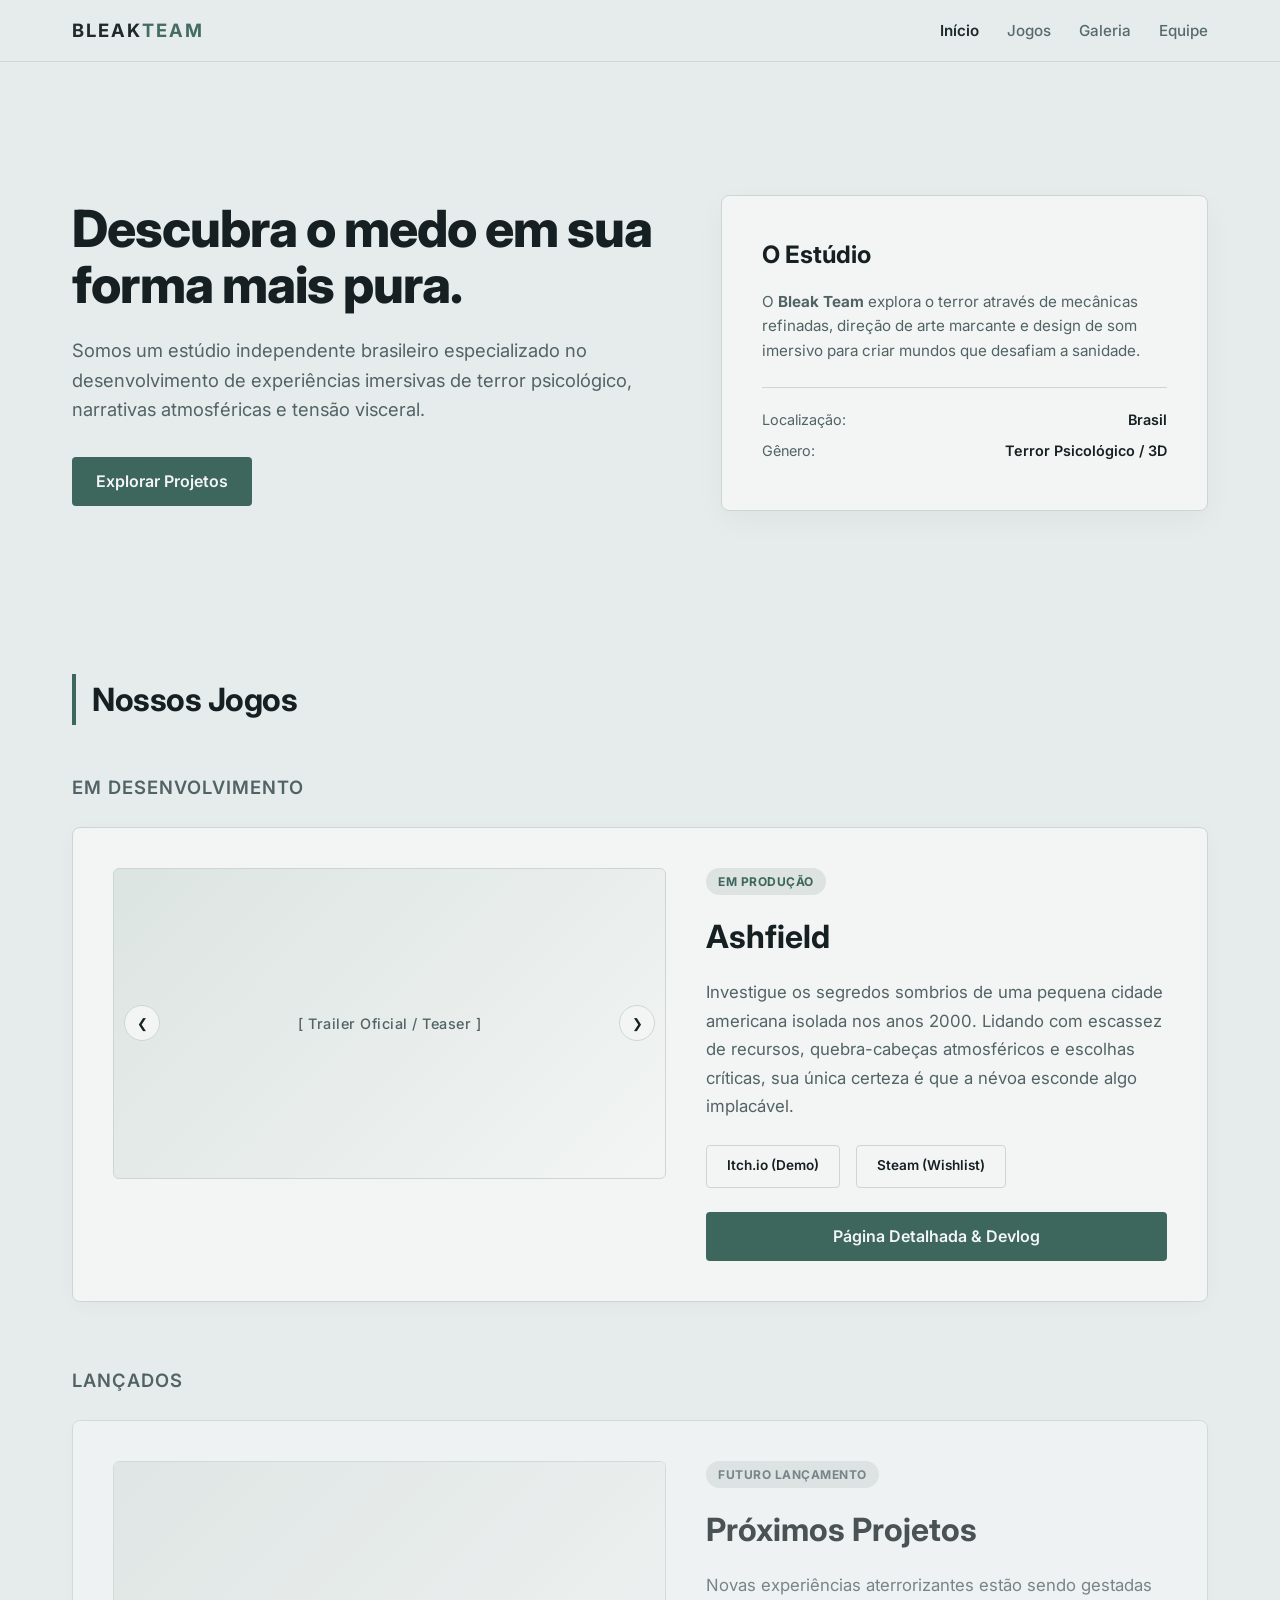
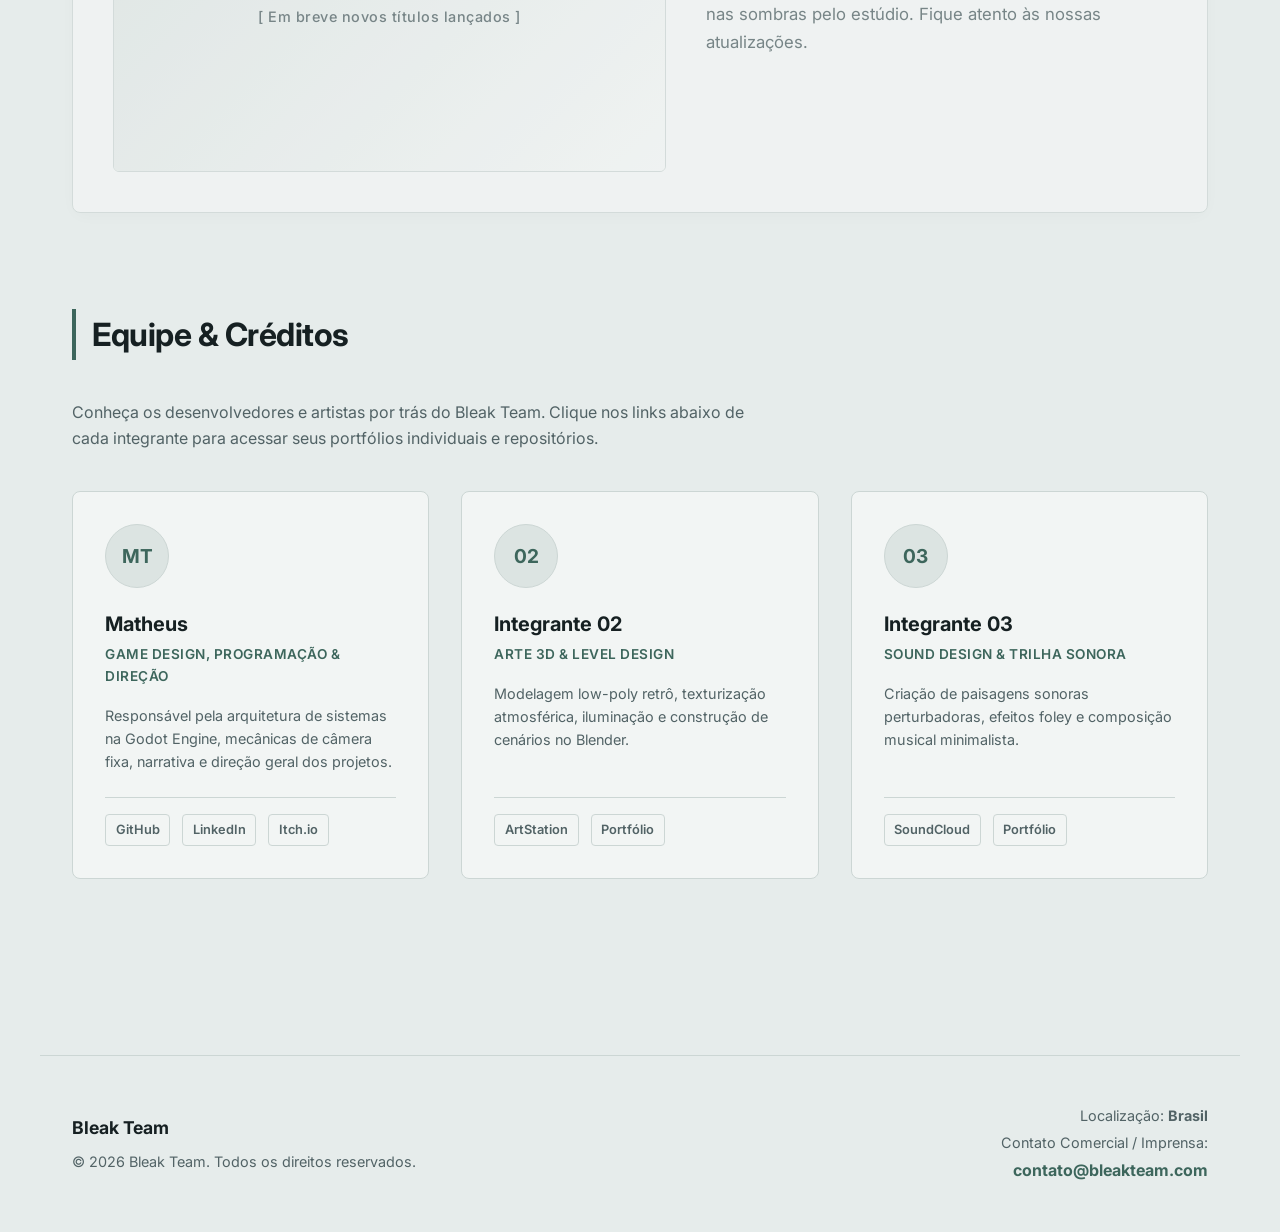
<file: index.html>
<!DOCTYPE html>
<html lang="pt-BR">
<head>
    <meta charset="UTF-8">
    <meta name="viewport" content="width=device-width, initial-scale=1.0">
    <title>Bleak Team | Estúdio de Jogos de Terror</title>
    <link rel="stylesheet" href="style.css">
    <link rel="preconnect" href="https://fonts.googleapis.com">
    <link rel="preconnect" href="https://fonts.gstatic.com" crossorigin>
    <link href="https://fonts.googleapis.com/css2?family=Inter:wght@400;500;600;700;800&display=swap" rel="stylesheet">
</head>
<body>

    <header>
        <div class="nav-container">
            <a href="index.html" class="logo">Bleak<span>Team</span></a>
            <nav>
                <ul>
                    <li><a href="index.html" class="active">Início</a></li>
                    <li><a href="ashfield.html">Jogos</a></li>
                    <li><a href="gallery.html">Galeria</a></li>
                    <li><a href="#team">Equipe</a></li>
                </ul>
            </nav>
        </div>
    </header>

    <main>
        <!-- Seção Hero & Sobre Integrados no Topo -->
        <section class="hero-about fade-in">
            <div class="hero-content">
                <h1>Descubra o medo em sua forma mais pura.</h1>
                <p>Somos um estúdio independente brasileiro especializado no desenvolvimento de experiências imersivas de terror psicológico, narrativas atmosféricas e tensão visceral.</p>
                <a href="#games" class="btn-primary">Explorar Projetos</a>
            </div>
            
            <div class="about-card">
                <h3>O Estúdio</h3>
                <p>O <strong>Bleak Team</strong> explora o terror através de mecânicas refinadas, direção de arte marcante e design de som imersivo para criar mundos que desafiam a sanidade.</p>
                <ul class="studio-specs">
                    <li>Localização: <span>Brasil</span></li>
                    <li>Gênero: <span>Terror Psicológico / 3D</span></li>
                </ul>
            </div>
        </section>

        <!-- Vitrine de Jogos -->
        <div id="games">
            <h2 class="section-title fade-in">Nossos Jogos</h2>

            <!-- Jogos em Desenvolvimento -->
            <h3 class="category-subtitle fade-in">Em Desenvolvimento</h3>

            <div class="game-card fade-in">
                <!-- Carrossel de Mídia (Trailer + 3 Imagens) -->
                <div class="game-media-container">
                    <button class="carousel-btn prev">&#10094;</button>
                    <button class="carousel-btn next">&#10095;</button>

                    <div class="carousel-slide active" onclick="window.location.href='ashfield.html'">
                        <div class="media-placeholder">[ Trailer Oficial / Teaser ]</div>
                    </div>
                    <div class="carousel-slide" onclick="window.location.href='ashfield.html'">
                        <div class="media-placeholder">[ Screenshot 01 - Clique para detalhes ]</div>
                    </div>
                    <div class="carousel-slide" onclick="window.location.href='ashfield.html'">
                        <div class="media-placeholder">[ Screenshot 02 - Clique para detalhes ]</div>
                    </div>
                    <div class="carousel-slide" onclick="window.location.href='ashfield.html'">
                        <div class="media-placeholder">[ Screenshot 03 - Clique para detalhes ]</div>
                    </div>
                </div>

                <!-- Informações e Elevator Pitch do Jogo -->
                <div class="game-info">
                    <div>
                        <span class="game-badge">Em Produção</span>
                        <h3 onclick="window.location.href='ashfield.html'">Ashfield</h3>
                        <p class="elevator-pitch">
                            Investigue os segredos sombrios de uma pequena cidade americana isolada nos anos 2000. Lidando com escassez de recursos, quebra-cabeças atmosféricos e escolhas críticas, sua única certeza é que a névoa esconde algo implacável.
                        </p>
                    </div>

                    <div>
                        <div class="store-links">
                            <a href="#" target="_blank" class="store-btn">Itch.io (Demo)</a>
                            <a href="#" target="_blank" class="store-btn">Steam (Wishlist)</a>
                        </div>
                        <a href="ashfield.html" class="btn-primary" style="width: 100%;">Página Detalhada & Devlog</a>
                    </div>
                </div>
            </div>

            <!-- Jogos Lançados -->
            <h3 class="category-subtitle fade-in" style="margin-top: 4rem;">Lançados</h3>
            <div class="game-card fade-in" style="opacity: 0.75;">
                <div class="game-media-container">
                    <div class="media-placeholder">[ Em breve novos títulos lançados ]</div>
                </div>
                <div class="game-info">
                    <div>
                        <span class="game-badge" style="background: rgba(82, 99, 102, 0.15); color: var(--text-muted);">Futuro Lançamento</span>
                        <h3>Próximos Projetos</h3>
                        <p class="elevator-pitch">
                            Novas experiências aterrorizantes estão sendo gestadas nas sombras pelo estúdio. Fique atento às nossas atualizações.
                        </p>
                    </div>
                </div>
            </div>
        </div>

        <!-- Seção de Equipe e Portfólio dos Membros -->
        <section id="team" class="team-section fade-in">
            <h2 class="section-title">Equipe & Créditos</h2>
            <p style="color: var(--text-muted); margin-bottom: 2.5rem; max-width: 700px;">
                Conheça os desenvolvedores e artistas por trás do Bleak Team. Clique nos links abaixo de cada integrante para acessar seus portfólios individuais e repositórios.
            </p>

            <div class="team-grid">
                <!-- Membro 1 -->
                <div class="member-card">
                    <div>
                        <div class="member-avatar">MT</div>
                        <h4>Matheus</h4>
                        <div class="member-role">Game Design, Programação & Direção</div>
                        <p class="member-bio">Responsável pela arquitetura de sistemas na Godot Engine, mecânicas de câmera fixa, narrativa e direção geral dos projetos.</p>
                    </div>
                    <div class="member-links">
                        <a href="#" target="_blank">GitHub</a>
                        <a href="#" target="_blank">LinkedIn</a>
                        <a href="#" target="_blank">Itch.io</a>
                    </div>
                </div>

                <!-- Membro 2 -->
                <div class="member-card">
                    <div>
                        <div class="member-avatar">02</div>
                        <h4>Integrante 02</h4>
                        <div class="member-role">Arte 3D & Level Design</div>
                        <p class="member-bio">Modelagem low-poly retrô, texturização atmosférica, iluminação e construção de cenários no Blender.</p>
                    </div>
                    <div class="member-links">
                        <a href="#" target="_blank">ArtStation</a>
                        <a href="#" target="_blank">Portfólio</a>
                    </div>
                </div>

                <!-- Membro 3 -->
                <div class="member-card">
                    <div>
                        <div class="member-avatar">03</div>
                        <h4>Integrante 03</h4>
                        <div class="member-role">Sound Design & Trilha Sonora</div>
                        <p class="member-bio">Criação de paisagens sonoras perturbadoras, efeitos foley e composição musical minimalista.</p>
                    </div>
                    <div class="member-links">
                        <a href="#" target="_blank">SoundCloud</a>
                        <a href="#" target="_blank">Portfólio</a>
                    </div>
                </div>
            </div>
        </section>
    </main>

    <!-- Rodapé / Contato -->
    <footer class="fade-in">
        <div class="footer-info">
            <h4>Bleak Team</h4>
            <p>&copy; 2026 Bleak Team. Todos os direitos reservados.</p>
        </div>
        <div class="footer-contact">
            <p>Localização: <strong>Brasil</strong></p>
            <p>Contato Comercial / Imprensa:</p>
            <a href="mailto:contato@bleakteam.com">contato@bleakteam.com</a>
        </div>
    </footer>

    <script src="main.js"></script>
</body>
</html>
</file>
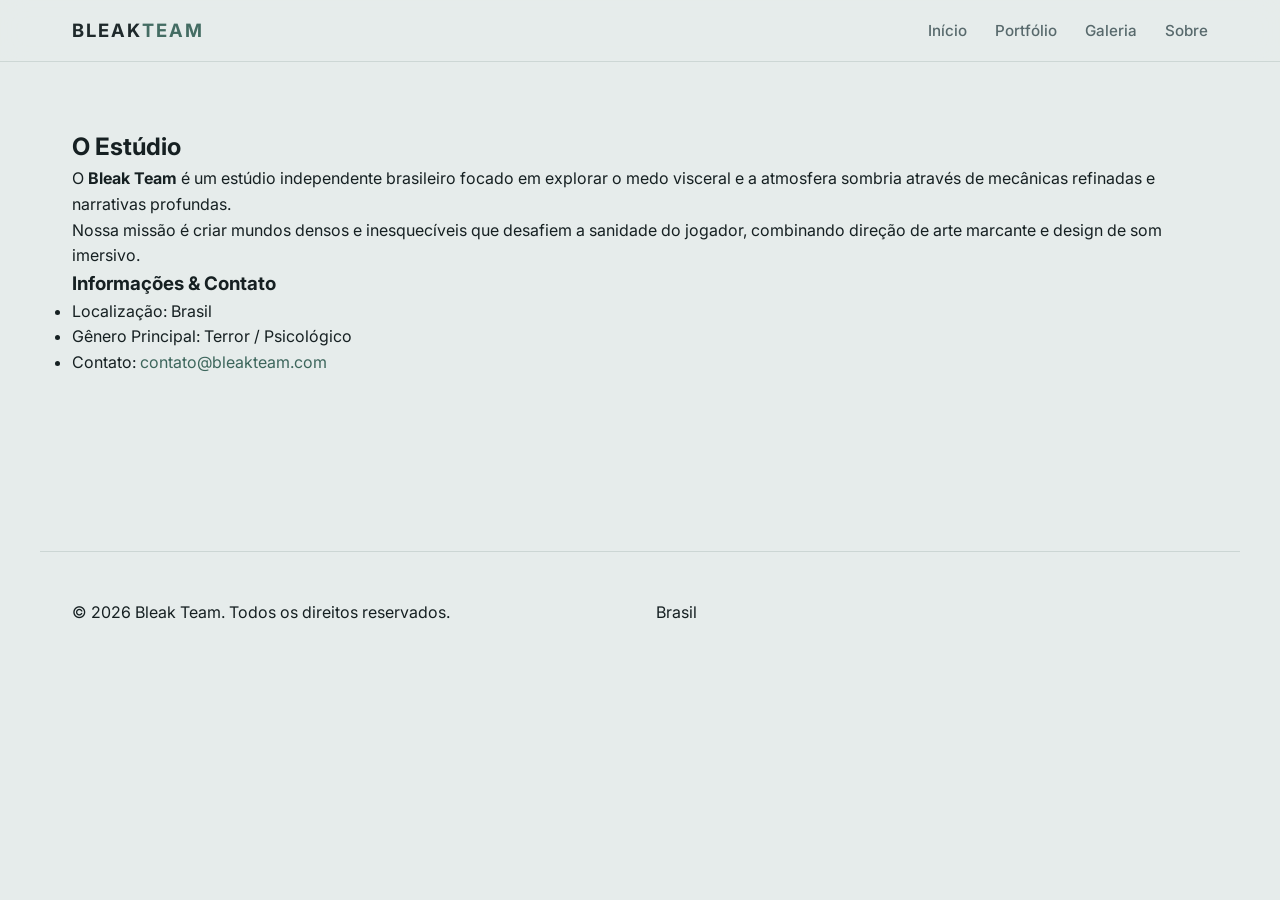
<file: about.html>
<!DOCTYPE html>
<html lang="pt-BR">
<head>
    <meta charset="UTF-8">
    <meta name="viewport" content="width=device-width, initial-scale=1.0">
    <title>Sobre | Bleak Team</title>
    <link rel="stylesheet" href="style.css">
    <link rel="preconnect" href="https://fonts.googleapis.com">
    <link rel="preconnect" href="https://fonts.gstatic.com" crossorigin>
    <link href="https://fonts.googleapis.com/css2?family=Inter:wght@400;500;600;700;800&display=swap" rel="stylesheet">
</head>
<body>

    <header>
        <div class="nav-container">
            <a href="index.html" class="logo">Bleak<span>Team</span></a>
            <nav>
                <ul>
                    <li><a href="index.html">Início</a></li>
                    <li><a href="portfolio.html">Portfólio</a></li>
                    <li><a href="gallery.html">Galeria</a></li>
                    <li><a href="about.html">Sobre</a></li>
                </ul>
            </nav>
        </div>
    </header>

    <main>
        <div class="about-grid fade-in">
            <div class="about-text">
                <h2>O Estúdio</h2>
                <p>O <strong>Bleak Team</strong> é um estúdio independente brasileiro focado em explorar o medo visceral e a atmosfera sombria através de mecânicas refinadas e narrativas profundas.</p>
                <p>Nossa missão é criar mundos densos e inesquecíveis que desafiem a sanidade do jogador, combinando direção de arte marcante e design de som imersivo.</p>
            </div>

            <div class="info-card">
                <h3>Informações & Contato</h3>
                <ul>
                    <li>Localização: <span>Brasil</span></li>
                    <li>Gênero Principal: <span>Terror / Psicológico</span></li>
                    <li>Contato: <span style="color: var(--accent);">contato@bleakteam.com</span></li>
                </ul>
            </div>
        </div>
    </main>

    <footer>
        <p>&copy; 2026 Bleak Team. Todos os direitos reservados.</p>
        <p>Brasil</p>
    </footer>

    <script src="main.js"></script>
</body>
</html>
</file>
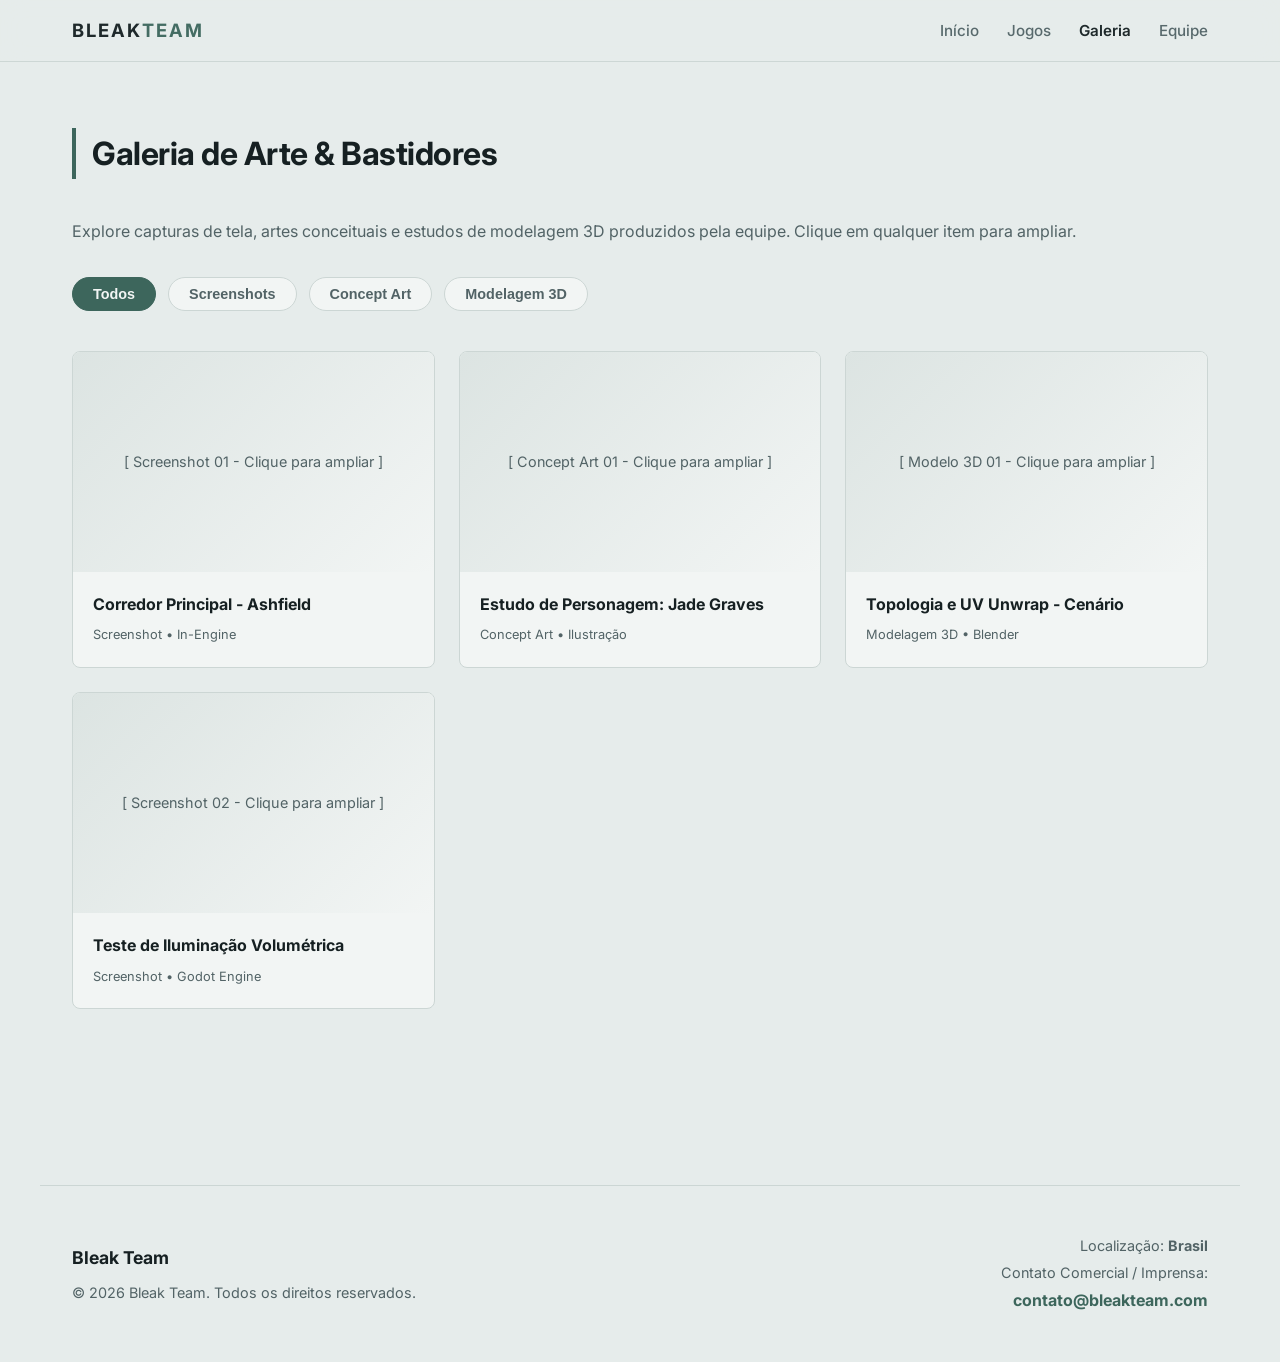
<file: gallery.html>
<!DOCTYPE html>
<html lang="pt-BR">
<head>
    <meta charset="UTF-8">
    <meta name="viewport" content="width=device-width, initial-scale=1.0">
    <title>Galeria | Bleak Team</title>
    <link rel="stylesheet" href="style.css">
    <link rel="preconnect" href="https://fonts.googleapis.com">
    <link rel="preconnect" href="https://fonts.gstatic.com" crossorigin>
    <link href="https://fonts.googleapis.com/css2?family=Inter:wght@400;500;600;700;800&display=swap" rel="stylesheet">
</head>
<body>

    <header>
        <div class="nav-container">
            <a href="index.html" class="logo">Bleak<span>Team</span></a>
            <nav>
                <ul>
                    <li><a href="index.html">Início</a></li>
                    <li><a href="ashfield.html">Jogos</a></li>
                    <li><a href="gallery.html" class="active">Galeria</a></li>
                    <li><a href="index.html#team">Equipe</a></li>
                </ul>
            </nav>
        </div>
    </header>

    <main>
        <div class="fade-in">
            <h2 class="section-title">Galeria de Arte & Bastidores</h2>
            <p style="color: var(--text-muted); margin-bottom: 2rem;">Explore capturas de tela, artes conceituais e estudos de modelagem 3D produzidos pela equipe. Clique em qualquer item para ampliar.</p>
        </div>

        <!-- Botões de Filtro -->
        <div class="gallery-filters fade-in">
            <button class="filter-btn active" data-filter="all">Todos</button>
            <button class="filter-btn" data-filter="screenshots">Screenshots</button>
            <button class="filter-btn" data-filter="concept">Concept Art</button>
            <button class="filter-btn" data-filter="3d">Modelagem 3D</button>
        </div>

        <!-- Grid da Galeria -->
        <div class="gallery-grid fade-in">
            <!-- Item 1 -->
            <div class="gallery-item" data-category="screenshots" data-title="Corredor Principal - Ashfield" data-author="Direção de Arte: Bleak Team">
                <div class="gallery-thumb">
                    [ Screenshot 01 - Clique para ampliar ]
                </div>
                <div class="gallery-caption">
                    <h4>Corredor Principal - Ashfield</h4>
                    <span>Screenshot • In-Engine</span>
                </div>
            </div>

            <!-- Item 2 -->
            <div class="gallery-item" data-category="concept" data-title="Estudo de Personagem: Jade Graves" data-author="Concept Art: Integrante 02">
                <div class="gallery-thumb">
                    [ Concept Art 01 - Clique para ampliar ]
                </div>
                <div class="gallery-caption">
                    <h4>Estudo de Personagem: Jade Graves</h4>
                    <span>Concept Art • Ilustração</span>
                </div>
            </div>

            <!-- Item 3 -->
            <div class="gallery-item" data-category="3d" data-title="Topologia e UV Unwrap - Cenário Urbano" data-author="Modelagem 3D: Integrante 02">
                <div class="gallery-thumb">
                    [ Modelo 3D 01 - Clique para ampliar ]
                </div>
                <div class="gallery-caption">
                    <h4>Topologia e UV Unwrap - Cenário</h4>
                    <span>Modelagem 3D • Blender</span>
                </div>
            </div>

            <!-- Item 4 -->
            <div class="gallery-item" data-category="screenshots" data-title="Teste de Iluminação Volumétrica" data-author="Level Design: Matheus">
                <div class="gallery-thumb">
                    [ Screenshot 02 - Clique para ampliar ]
                </div>
                <div class="gallery-caption">
                    <h4>Teste de Iluminação Volumétrica</h4>
                    <span>Screenshot • Godot Engine</span>
                </div>
            </div>
        </div>
    </main>

    <!-- Modal Lightbox (Tela Cheia) -->
    <div id="lightbox" class="lightbox">
        <div class="lightbox-content">
            <button id="lightbox-close" class="lightbox-close">&times;</button>
            <div id="lightbox-media" class="lightbox-media"></div>
            <div class="lightbox-details">
                <div>
                    <h4 id="lightbox-title" style="margin-bottom: 0.25rem;">Título</h4>
                    <span id="lightbox-author" style="font-size: 0.85rem; color: var(--text-muted);">Autor</span>
                </div>
                <span style="font-size: 0.8rem; color: var(--text-muted);">Pressione ESC para fechar</span>
            </div>
        </div>
    </div>

    <footer class="fade-in">
        <div class="footer-info">
            <h4>Bleak Team</h4>
            <p>&copy; 2026 Bleak Team. Todos os direitos reservados.</p>
        </div>
        <div class="footer-contact">
            <p>Localização: <strong>Brasil</strong></p>
            <p>Contato Comercial / Imprensa:</p>
            <a href="mailto:contato@bleakteam.com">contato@bleakteam.com</a>
        </div>
    </footer>

    <script src="main.js"></script>
</body>
</html>
</file>
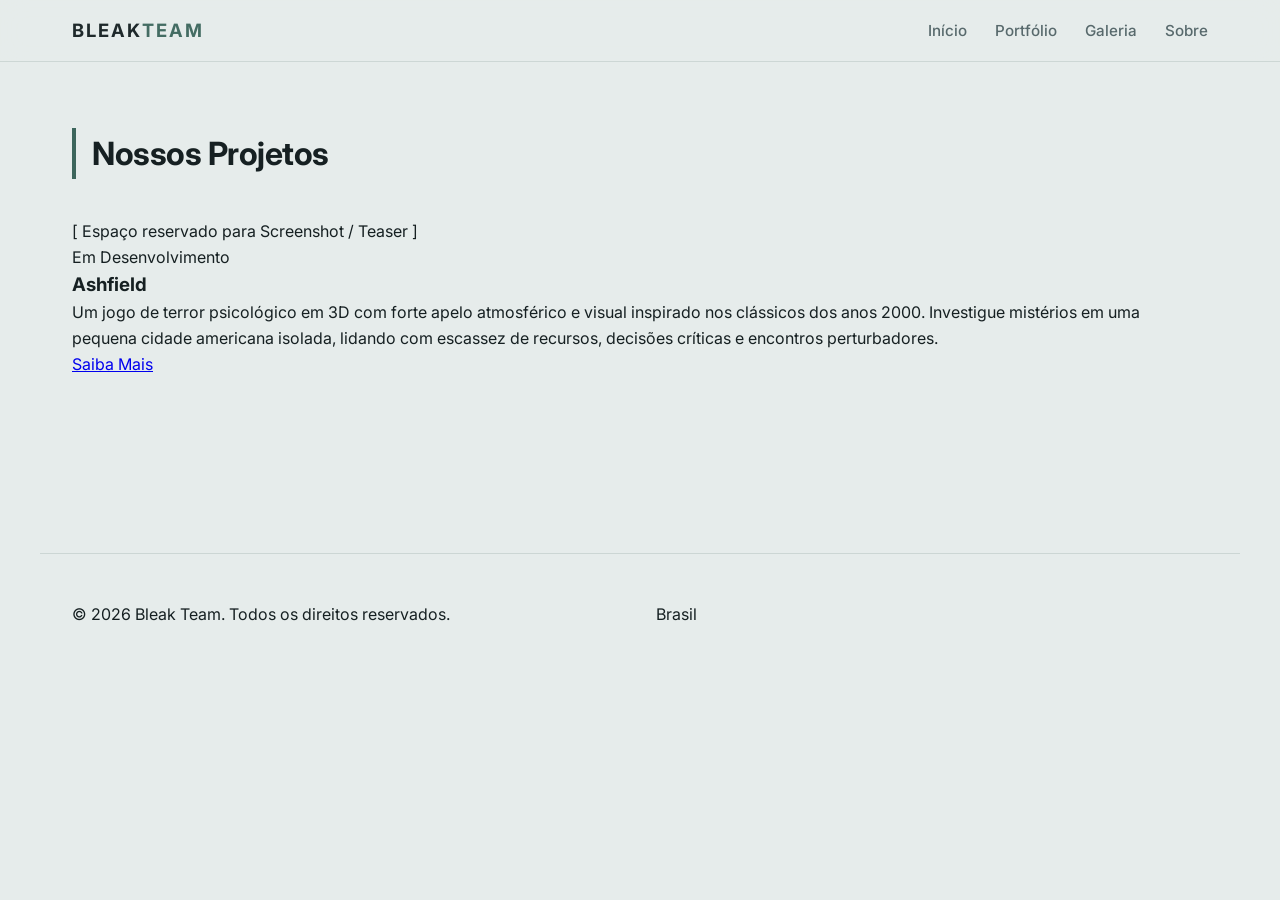
<file: portfolio.html>
<!DOCTYPE html>
<html lang="pt-BR">
<head>
    <meta charset="UTF-8">
    <meta name="viewport" content="width=device-width, initial-scale=1.0">
    <title>Portfólio | Bleak Team</title>
    <link rel="stylesheet" href="style.css">
    <link rel="preconnect" href="https://fonts.googleapis.com">
    <link rel="preconnect" href="https://fonts.gstatic.com" crossorigin>
    <link href="https://fonts.googleapis.com/css2?family=Inter:wght@400;500;600;700;800&display=swap" rel="stylesheet">
</head>
<body>

    <header>
        <div class="nav-container">
            <a href="index.html" class="logo">Bleak<span>Team</span></a>
            <nav>
                <ul>
                    <li><a href="index.html">Início</a></li>
                    <li><a href="portfolio.html">Portfólio</a></li>
                    <li><a href="gallery.html">Galeria</a></li>
                    <li><a href="about.html">Sobre</a></li>
                </ul>
            </nav>
        </div>
    </header>

    <main>
        <h2 class="section-title fade-in">Nossos Projetos</h2>

        <!-- Destaque Principal -->
        <div class="featured-project fade-in">
            <div class="project-image-placeholder">
                [ Espaço reservado para Screenshot / Teaser ]
            </div>
            <div class="project-info">
                <span class="project-badge">Em Desenvolvimento</span>
                <h3>Ashfield</h3>
                <p>Um jogo de terror psicológico em 3D com forte apelo atmosférico e visual inspirado nos clássicos dos anos 2000. Investigue mistérios em uma pequena cidade americana isolada, lidando com escassez de recursos, decisões críticas e encontros perturbadores.</p>
                <a href="about.html" class="btn">Saiba Mais</a>
            </div>
        </div>

        <!-- Outros projetos futuros ou secundários podem ser adicionados aqui seguindo a mesma estrutura -->
    </main>

    <footer>
        <p>&copy; 2026 Bleak Team. Todos os direitos reservados.</p>
        <p>Brasil</p>
    </footer>

    <script src="main.js"></script>
</body>
</html>
</file>
<file: style.css>
:root {
    /* Padrão: Modo Claro (Névoa & Hospital Abandonado) */
    --bg-primary: #e6eceb;       
    --bg-surface: #f2f5f4;       
    --bg-surface-hover: #dce4e2; 
    --text-main: #162022;        
    --text-muted: #526366;       
    --accent: #3d665c;           
    --accent-hover: #2d4d45;     
    --border: #ccd6d4;           
    --transition: all 0.25s ease;
}

/* Modo Escuro Automático via Sistema */
html.dark-mode {
    --bg-primary: #0d1113;
    --bg-surface: #151b1e;
    --bg-surface-hover: #1c2428;
    --text-main: #e2e8f0;
    --text-muted: #8a99a8;
    --accent: #5e8b7e;
    --accent-hover: #4d7367;
    --border: #232d33;
}

* {
    margin: 0;
    padding: 0;
    box-sizing: border-box;
}

body {
    font-family: 'Inter', -apple-system, BlinkMacSystemFont, 'Segoe UI', Roboto, sans-serif;
    background-color: var(--bg-primary);
    color: var(--text-main);
    line-height: 1.6;
    overflow-x: hidden;
    transition: background-color 0.3s ease, color 0.3s ease;
}

/* Header & Navigation */
header {
    position: fixed;
    top: 0;
    left: 0;
    width: 100%;
    background-color: var(--bg-primary);
    opacity: 0.96;
    backdrop-filter: blur(12px);
    border-bottom: 1px solid var(--border);
    z-index: 1000;
    transition: background-color 0.3s ease, border-color 0.3s ease;
}

.nav-container {
    max-width: 1200px;
    margin: 0 auto;
    display: flex;
    justify-content: space-between;
    align-items: center;
    padding: 1rem 2rem;
}

.logo {
    font-size: 1.15rem;
    font-weight: 700;
    letter-spacing: 2px;
    color: var(--text-main);
    text-decoration: none;
    text-transform: uppercase;
}

.logo span {
    color: var(--accent);
}

nav ul {
    display: flex;
    list-style: none;
    gap: 1.75rem;
}

nav a {
    color: var(--text-muted);
    text-decoration: none;
    font-size: 0.95rem;
    font-weight: 500;
    transition: var(--transition);
}

nav a:hover, nav a.active {
    color: var(--text-main);
    font-weight: 600;
}

/* Main Layout */
main {
    max-width: 1200px;
    margin: 0 auto;
    padding: 8rem 2rem 5rem 2rem;
}

/* Hero / About Integrated Section */
.hero-about {
    display: grid;
    grid-template-columns: 1.2fr 1fr;
    gap: 4rem;
    align-items: center;
    margin-bottom: 6rem;
    min-height: 50vh;
}

.hero-content h1 {
    font-size: clamp(2.2rem, 4vw, 3.8rem);
    font-weight: 800;
    letter-spacing: -1px;
    line-height: 1.1;
    margin-bottom: 1.5rem;
}

.hero-content p {
    font-size: clamp(1rem, 1.5vw, 1.15rem);
    color: var(--text-muted);
    margin-bottom: 2rem;
}

.about-card {
    background-color: var(--bg-surface);
    border: 1px solid var(--border);
    padding: 2.5rem;
    border-radius: 8px;
    box-shadow: 0 10px 30px rgba(0, 0, 0, 0.04);
    transition: background-color 0.3s ease, border-color 0.3s ease;
}

.about-card h3 {
    font-size: 1.5rem;
    margin-bottom: 1rem;
}

.about-card p {
    color: var(--text-muted);
    margin-bottom: 1.5rem;
    font-size: 0.95rem;
}

.studio-specs {
    list-style: none;
    border-top: 1px solid var(--border);
    padding-top: 1.25rem;
}

.studio-specs li {
    display: flex;
    justify-content: space-between;
    color: var(--text-muted);
    font-size: 0.9rem;
    margin-bottom: 0.5rem;
}

.studio-specs li span {
    color: var(--text-main);
    font-weight: 600;
}

/* Section Titles */
.section-title {
    font-size: 2rem;
    font-weight: 700;
    margin-bottom: 2.5rem;
    letter-spacing: -0.5px;
    border-left: 4px solid var(--accent);
    padding-left: 1rem;
}

.category-subtitle {
    font-size: 1.15rem;
    font-weight: 600;
    color: var(--text-muted);
    margin: 3rem 0 1.5rem 0;
    text-transform: uppercase;
    letter-spacing: 1px;
}

/* Game Showcase Card */
.game-card {
    background-color: var(--bg-surface);
    border: 1px solid var(--border);
    border-radius: 8px;
    overflow: hidden;
    display: grid;
    grid-template-columns: 1.2fr 1fr;
    gap: 2.5rem;
    padding: 2.5rem;
    margin-bottom: 3rem;
    transition: var(--transition);
    box-shadow: 0 4px 20px rgba(0, 0, 0, 0.03);
}

.game-card:hover {
    border-color: var(--accent);
    box-shadow: 0 12px 30px rgba(0, 0, 0, 0.06);
}

/* Carousel Styles */
.game-media-container {
    position: relative;
    width: 100%;
    aspect-ratio: 16/9;
    background-color: var(--bg-surface-hover);
    border-radius: 6px;
    overflow: hidden;
    border: 1px solid var(--border);
}

.carousel-slide {
    position: absolute;
    top: 0;
    left: 0;
    width: 100%;
    height: 100%;
    opacity: 0;
    transition: opacity 0.5s ease-in-out;
    display: flex;
    align-items: center;
    justify-content: center;
    cursor: pointer;
}

.carousel-slide.active {
    opacity: 1;
    z-index: 2;
}

.carousel-slide img, 
.carousel-slide iframe {
    width: 100%;
    height: 100%;
    object-fit: cover;
    border: none;
}

.media-placeholder {
    width: 100%;
    height: 100%;
    background: linear-gradient(135deg, var(--bg-surface-hover) 0%, var(--bg-surface) 100%);
    display: flex;
    align-items: center;
    justify-content: center;
    color: var(--text-muted);
    font-size: 0.9rem;
    font-weight: 500;
    letter-spacing: 0.5px;
    text-align: center;
    padding: 1rem;
}

.carousel-btn {
    position: absolute;
    top: 50%;
    transform: translateY(-50%);
    background: var(--bg-surface);
    color: var(--text-main);
    border: 1px solid var(--border);
    width: 36px;
    height: 36px;
    border-radius: 50%;
    display: flex;
    align-items: center;
    justify-content: center;
    cursor: pointer;
    z-index: 10;
    transition: var(--transition);
}

.carousel-btn:hover {
    background: var(--accent);
    border-color: var(--accent);
    color: #f2f5f4;
}

.carousel-btn.prev { left: 10px; }
.carousel-btn.next { right: 10px; }

/* Game Info Column */
.game-info {
    display: flex;
    flex-direction: column;
    justify-content: space-between;
}

.game-badge {
    display: inline-block;
    background: rgba(61, 102, 92, 0.12);
    color: var(--accent);
    padding: 0.25rem 0.75rem;
    border-radius: 20px;
    font-size: 0.75rem;
    font-weight: 700;
    margin-bottom: 1rem;
    width: fit-content;
    text-transform: uppercase;
    letter-spacing: 0.5px;
}

.game-info h3 {
    font-size: 2rem;
    margin-bottom: 1rem;
    cursor: pointer;
    transition: var(--transition);
}

.game-info h3:hover {
    color: var(--accent);
}

.elevator-pitch {
    color: var(--text-muted);
    font-size: 1.05rem;
    margin-bottom: 1.5rem;
    line-height: 1.7;
}

/* Store Badges / Buttons */
.store-links {
    display: flex;
    gap: 1rem;
    margin-bottom: 1.5rem;
}

.store-btn {
    display: inline-flex;
    align-items: center;
    justify-content: center;
    padding: 0.6rem 1.25rem;
    background-color: var(--bg-surface);
    border: 1px solid var(--border);
    border-radius: 4px;
    color: var(--text-main);
    text-decoration: none;
    font-size: 0.85rem;
    font-weight: 600;
    transition: var(--transition);
}

.store-btn:hover {
    border-color: var(--accent);
    background-color: var(--bg-surface-hover);
}

.btn-primary {
    display: inline-flex;
    align-items: center;
    justify-content: center;
    background-color: var(--accent);
    color: #f2f5f4;
    padding: 0.75rem 1.5rem;
    border-radius: 4px;
    font-weight: 600;
    text-decoration: none;
    text-align: center;
    transition: var(--transition);
    border: none;
    cursor: pointer;
}

.btn-primary:hover {
    background-color: var(--accent-hover);
    transform: translateY(-2px);
}

/* Team & Credits Grid */
.team-section {
    margin-top: 6rem;
}

.team-grid {
    display: grid;
    grid-template-columns: repeat(auto-fill, minmax(280px, 1fr));
    gap: 2rem;
}

.member-card {
    background-color: var(--bg-surface);
    border: 1px solid var(--border);
    border-radius: 8px;
    padding: 2rem;
    transition: var(--transition);
    display: flex;
    flex-direction: column;
    justify-content: space-between;
}

.member-card:hover {
    border-color: var(--accent);
    transform: translateY(-4px);
}

.member-avatar {
    width: 64px;
    height: 64px;
    border-radius: 50%;
    background-color: var(--bg-surface-hover);
    border: 1px solid var(--border);
    display: flex;
    align-items: center;
    justify-content: center;
    font-weight: 700;
    color: var(--accent);
    margin-bottom: 1.25rem;
    font-size: 1.2rem;
}

.member-card h4 {
    font-size: 1.25rem;
    margin-bottom: 0.25rem;
}

.member-role {
    color: var(--accent);
    font-size: 0.85rem;
    font-weight: 600;
    margin-bottom: 1rem;
    text-transform: uppercase;
    letter-spacing: 0.5px;
}

.member-bio {
    color: var(--text-muted);
    font-size: 0.9rem;
    margin-bottom: 1.5rem;
}

.member-links {
    display: flex;
    gap: 0.75rem;
    border-top: 1px solid var(--border);
    padding-top: 1rem;
}

.member-links a {
    color: var(--text-muted);
    text-decoration: none;
    font-size: 0.8rem;
    font-weight: 600;
    padding: 0.3rem 0.6rem;
    border: 1px solid var(--border);
    border-radius: 4px;
    transition: var(--transition);
}

.member-links a:hover {
    color: var(--text-main);
    border-color: var(--accent);
    background-color: var(--bg-primary);
}

/* Individual Game Page Styles */
.game-hero-banner {
    width: 100%;
    aspect-ratio: 21/9;
    background-color: var(--bg-surface-hover);
    border-radius: 8px;
    border: 1px solid var(--border);
    margin-bottom: 3rem;
    overflow: hidden;
    display: flex;
    align-items: center;
    justify-content: center;
}

.game-detail-grid {
    display: grid;
    grid-template-columns: 2fr 1fr;
    gap: 3rem;
    margin-bottom: 4rem;
}

.game-description h2 {
    font-size: 1.75rem;
    margin-bottom: 1rem;
}

.game-description p {
    color: var(--text-muted);
    margin-bottom: 1.25rem;
    font-size: 1.05rem;
}

.pillars-grid {
    display: grid;
    grid-template-columns: 1fr 1fr;
    gap: 1.5rem;
    margin-top: 2rem;
}

.pillar-box {
    background-color: var(--bg-surface);
    border: 1px solid var(--border);
    padding: 1.5rem;
    border-radius: 6px;
}

.pillar-box h4 {
    color: var(--accent);
    margin-bottom: 0.5rem;
    font-size: 1.05rem;
}

.pillar-box p {
    font-size: 0.9rem;
    margin-bottom: 0;
}

.sidebar-box {
    background-color: var(--bg-surface);
    border: 1px solid var(--border);
    padding: 2rem;
    border-radius: 8px;
    margin-bottom: 2rem;
}

.sidebar-box h3 {
    font-size: 1.2rem;
    margin-bottom: 1.25rem;
    border-bottom: 1px solid var(--border);
    padding-bottom: 0.75rem;
}

.audio-player-box {
    margin-top: 1.5rem;
}

.audio-player-box label {
    display: block;
    font-size: 0.85rem;
    font-weight: 600;
    color: var(--text-muted);
    margin-bottom: 0.5rem;
}

audio {
    width: 100%;
    height: 36px;
    border-radius: 4px;
}

/* Devlog Timeline inside Game Page */
.devlog-section {
    margin-top: 5rem;
    border-top: 1px solid var(--border);
    padding-top: 4rem;
}

.devlog-timeline {
    display: flex;
    flex-direction: column;
    gap: 2rem;
    border-left: 2px solid var(--border);
    padding-left: 2rem;
    margin-left: 0.5rem;
}

.devlog-entry {
    position: relative;
    background-color: var(--bg-surface);
    border: 1px solid var(--border);
    border-radius: 8px;
    padding: 2rem;
}

.devlog-entry::before {
    content: "";
    position: absolute;
    left: -2.45rem;
    top: 2.2rem;
    width: 12px;
    height: 12px;
    border-radius: 50%;
    background-color: var(--accent);
    border: 3px solid var(--bg-primary);
}

.devlog-meta {
    display: flex;
    gap: 1rem;
    align-items: center;
    margin-bottom: 0.75rem;
    font-size: 0.85rem;
    color: var(--text-muted);
}

.devlog-tag {
    background-color: var(--bg-surface-hover);
    border: 1px solid var(--border);
    padding: 0.2rem 0.6rem;
    border-radius: 4px;
    font-weight: 600;
    color: var(--accent);
}

.devlog-entry h4 {
    font-size: 1.3rem;
    margin-bottom: 0.75rem;
}

.devlog-entry p {
    color: var(--text-muted);
    font-size: 0.95rem;
}

/* Interactive Gallery & Filters */
.gallery-filters {
    display: flex;
    gap: 0.75rem;
    margin-bottom: 2.5rem;
    flex-wrap: wrap;
}

.filter-btn {
    background-color: var(--bg-surface);
    border: 1px solid var(--border);
    color: var(--text-muted);
    padding: 0.5rem 1.25rem;
    border-radius: 20px;
    font-size: 0.9rem;
    font-weight: 600;
    cursor: pointer;
    transition: var(--transition);
}

.filter-btn:hover, .filter-btn.active {
    background-color: var(--accent);
    border-color: var(--accent);
    color: #f2f5f4;
}

.gallery-grid {
    display: grid;
    grid-template-columns: repeat(auto-fill, minmax(340px, 1fr));
    gap: 1.5rem;
}

.gallery-item {
    background-color: var(--bg-surface);
    border: 1px solid var(--border);
    border-radius: 8px;
    overflow: hidden;
    cursor: pointer;
    transition: var(--transition);
    display: flex;
    flex-direction: column;
}

.gallery-item.hidden {
    display: none;
}

.gallery-item:hover {
    border-color: var(--accent);
    transform: translateY(-4px);
}

.gallery-thumb {
    width: 100%;
    height: 220px;
    background: linear-gradient(135deg, var(--bg-surface-hover) 0%, var(--bg-surface) 100%);
    display: flex;
    align-items: center;
    justify-content: center;
    color: var(--text-muted);
    font-size: 0.9rem;
}

.gallery-thumb img {
    width: 100%;
    height: 100%;
    object-fit: cover;
}

.gallery-caption {
    padding: 1.25rem;
}

.gallery-caption h4 {
    font-size: 1rem;
    margin-bottom: 0.25rem;
}

.gallery-caption span {
    font-size: 0.8rem;
    color: var(--text-muted);
}

/* Lightbox Modal */
.lightbox {
    position: fixed;
    top: 0;
    left: 0;
    width: 100%;
    height: 100%;
    background-color: rgba(13, 17, 19, 0.85);
    backdrop-filter: blur(8px);
    display: none;
    align-items: center;
    justify-content: center;
    z-index: 2000;
    padding: 2rem;
}

.lightbox.open {
    display: flex;
}

.lightbox-content {
    max-width: 900px;
    width: 100%;
    background-color: var(--bg-surface);
    border-radius: 8px;
    overflow: hidden;
    border: 1px solid var(--border);
    position: relative;
}

.lightbox-media {
    width: 100%;
    aspect-ratio: 16/9;
    background-color: #0d1113;
    display: flex;
    align-items: center;
    justify-content: center;
    color: #e6eceb;
}

.lightbox-media img {
    width: 100%;
    height: 100%;
    object-fit: contain;
}

.lightbox-details {
    padding: 1.5rem 2rem;
    display: flex;
    justify-content: space-between;
    align-items: center;
}

.lightbox-close {
    position: absolute;
    top: 15px;
    right: 15px;
    background: rgba(0, 0, 0, 0.6);
    color: #fff;
    border: none;
    width: 36px;
    height: 36px;
    border-radius: 50%;
    font-size: 1.2rem;
    cursor: pointer;
    z-index: 10;
}

/* Footer / Contact Section */
footer {
    max-width: 1200px;
    margin: 6rem auto 0 auto;
    padding: 3rem 2rem;
    border-top: 1px solid var(--border);
    display: grid;
    grid-template-columns: 1fr 1fr;
    gap: 2rem;
    align-items: center;
}

.footer-info h4 {
    font-size: 1.1rem;
    margin-bottom: 0.5rem;
}

.footer-info p {
    color: var(--text-muted);
    font-size: 0.9rem;
}

.footer-contact {
    text-align: right;
}

.footer-contact p {
    color: var(--text-muted);
    font-size: 0.9rem;
    margin-bottom: 0.25rem;
}

.footer-contact a {
    color: var(--accent);
    text-decoration: none;
    font-weight: 700;
}

.footer-contact a:hover {
    text-decoration: underline;
}

/* Animations hooks */
.fade-in {
    opacity: 0;
    transform: translateY(20px);
    transition: opacity 0.6s ease-out, transform 0.6s ease-out;
}

.fade-in.appear {
    opacity: 1;
    transform: translateY(0);
}

/* Responsividade Mobile Refinada */
@media (max-width: 768px) {
    .nav-container {
        flex-direction: column;
        padding: 0.85rem 1.25rem;
        gap: 0.75rem;
    }

    nav ul {
        gap: 1.25rem;
        flex-wrap: wrap;
        justify-content: center;
    }

    main {
        padding: 9rem 1rem 3rem 1rem;
    }

    .hero-about, .game-card, .game-detail-grid, .pillars-grid {
        grid-template-columns: 1fr;
        gap: 2rem;
    }

    .store-links {
        flex-direction: column;
    }

    footer {
        grid-template-columns: 1fr;
        text-align: left;
    }

    .footer-contact {
        text-align: left;
    }
}
</file>
